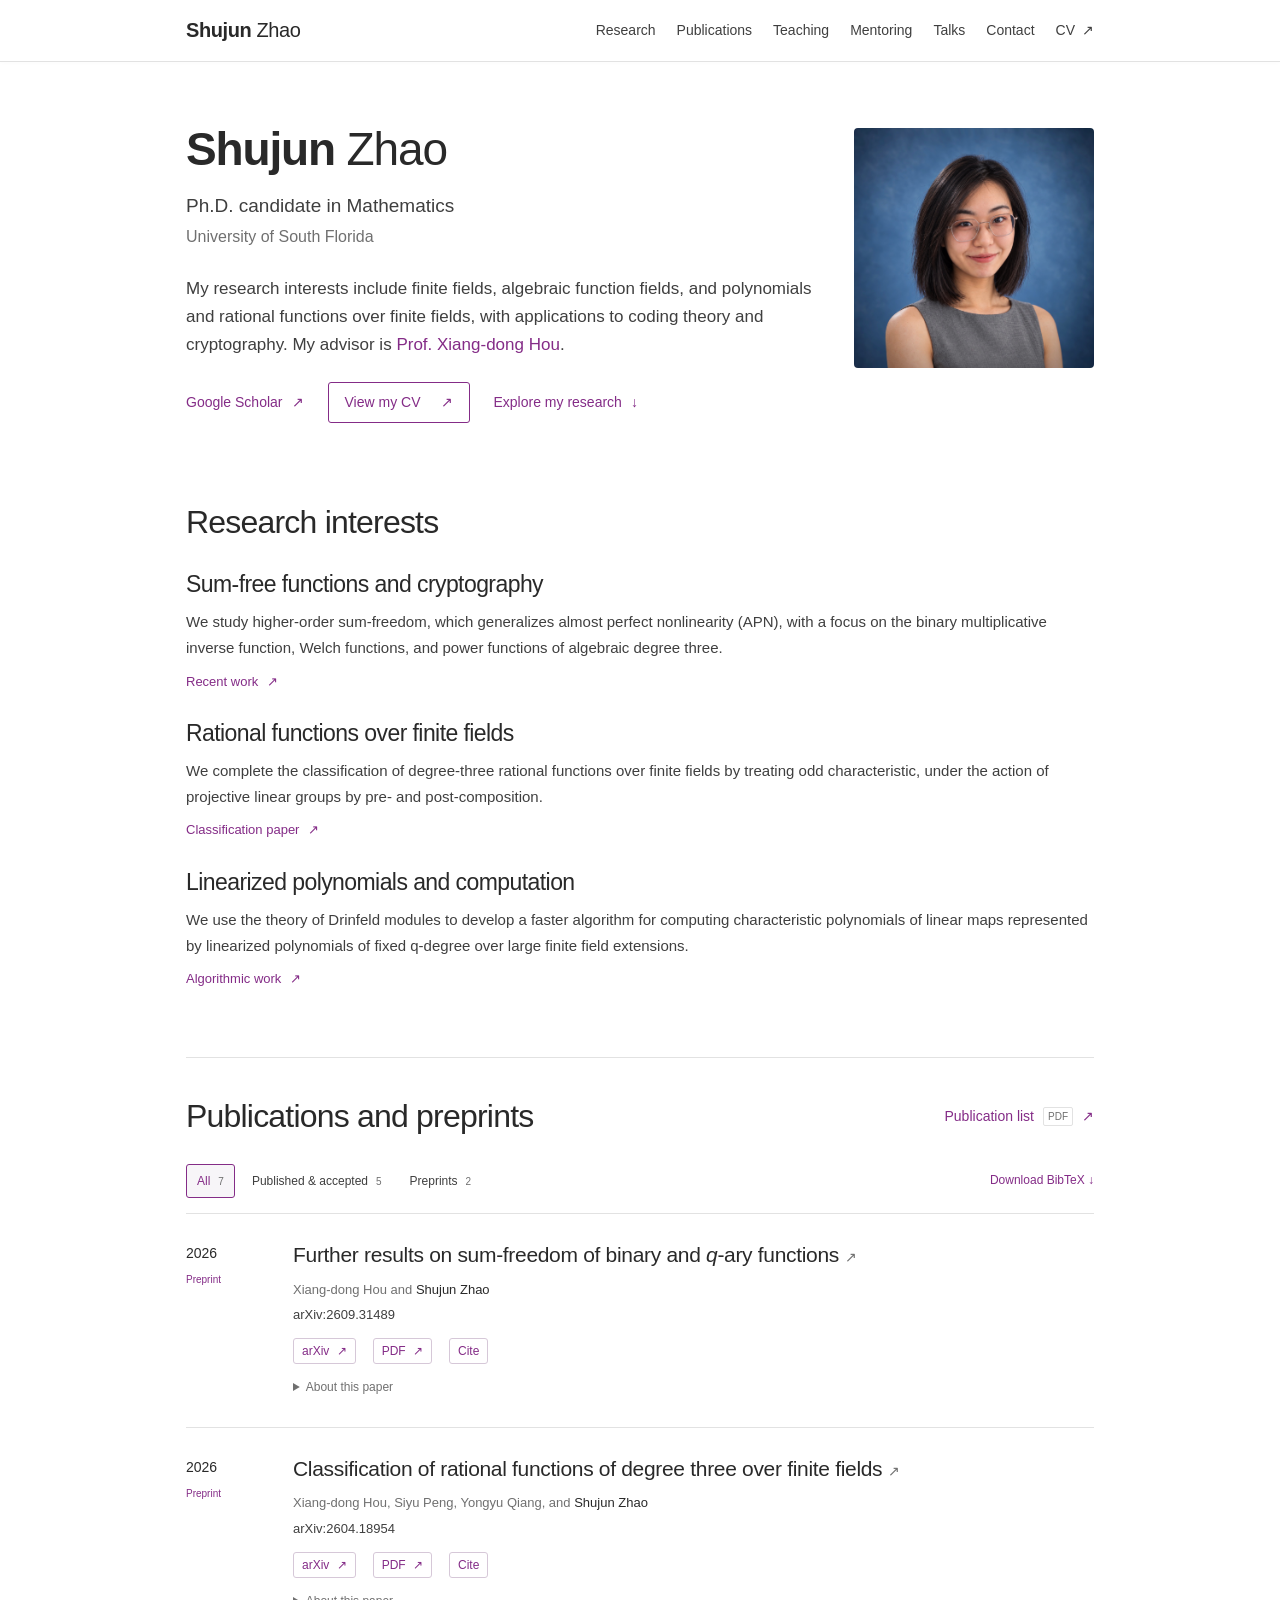
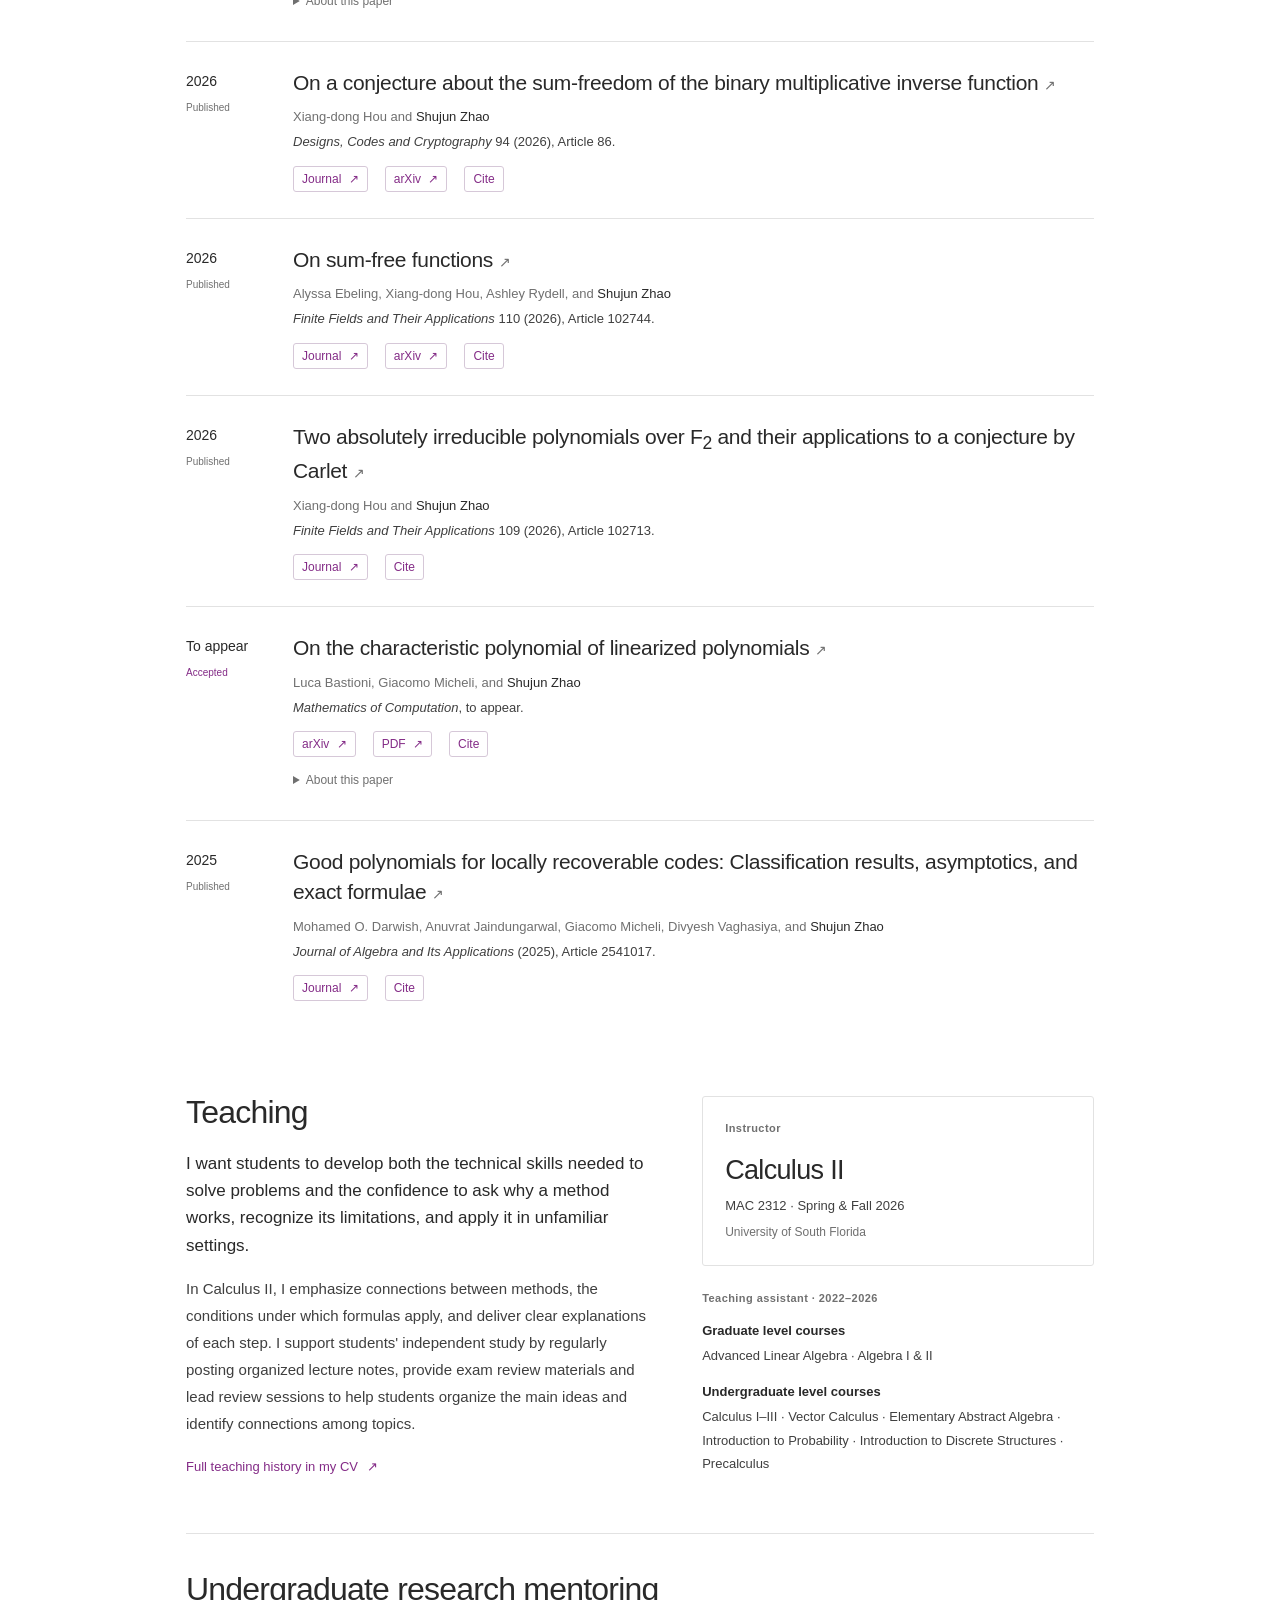
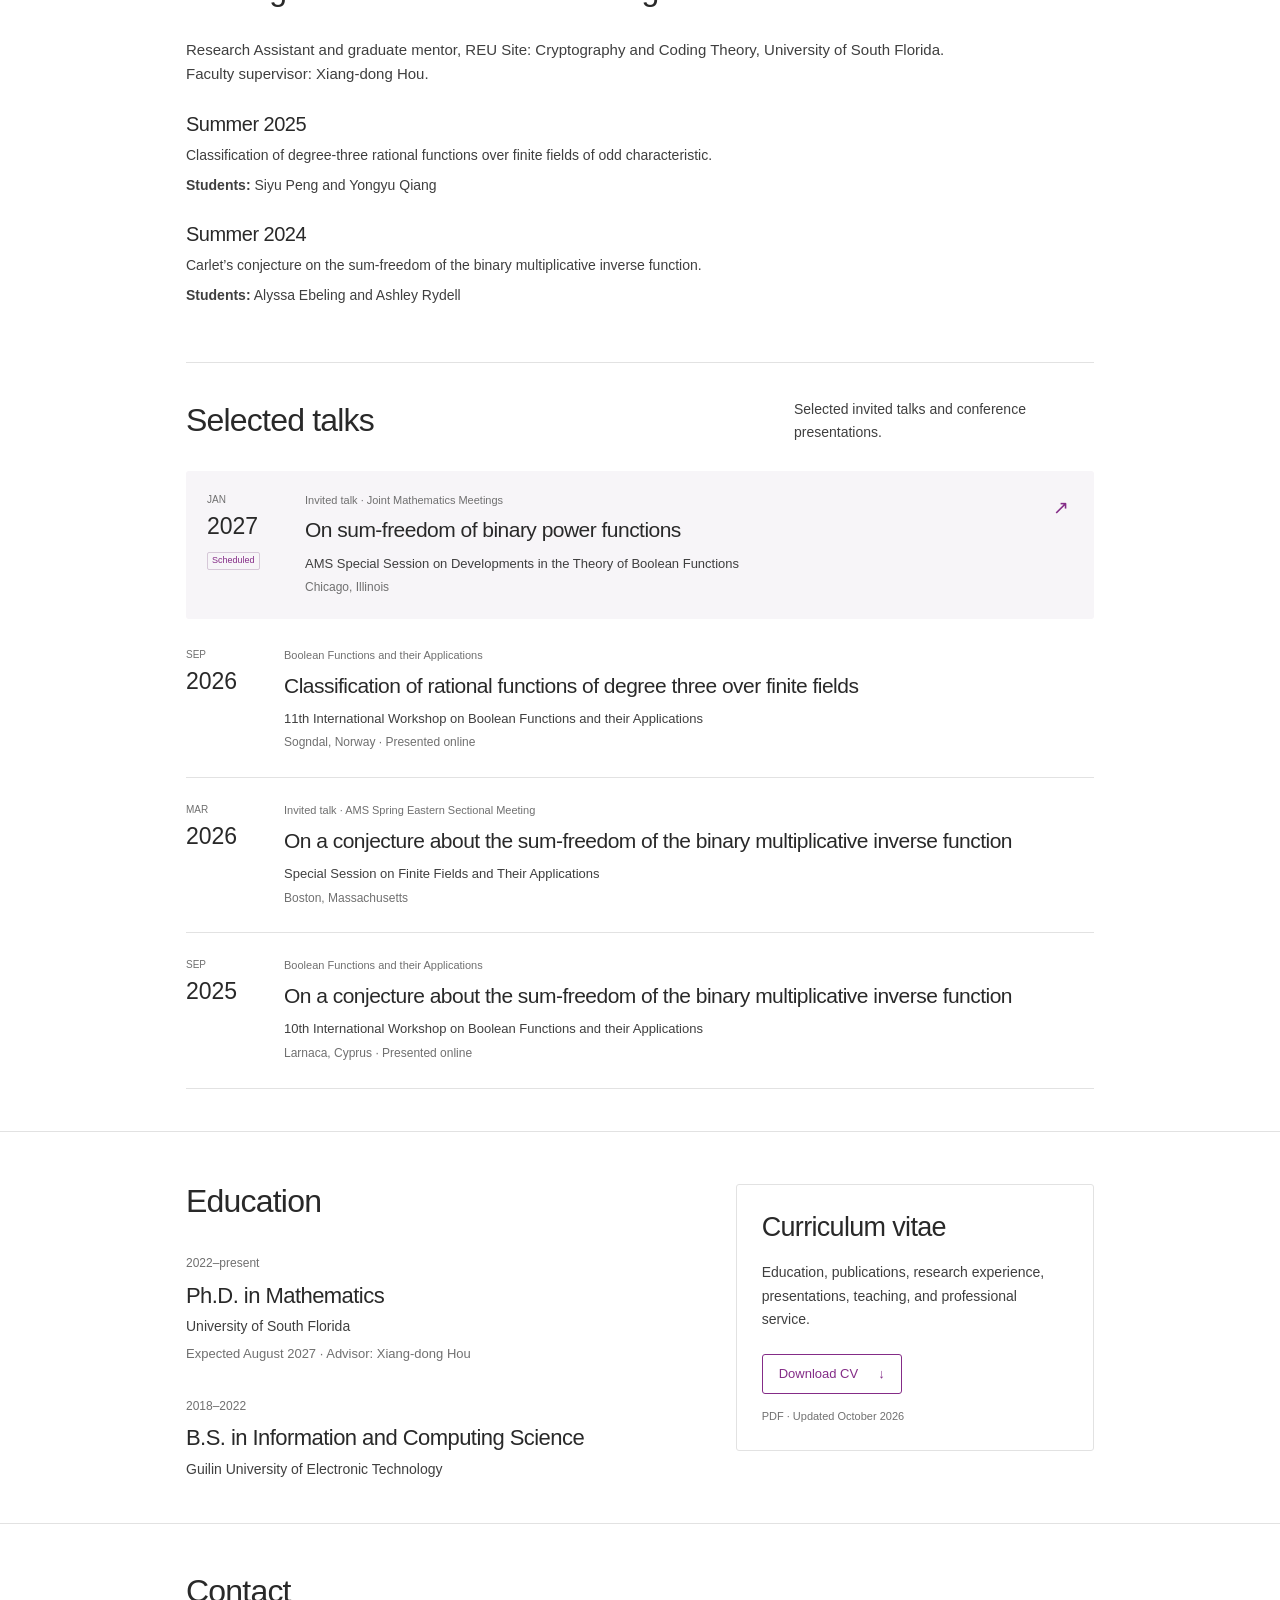
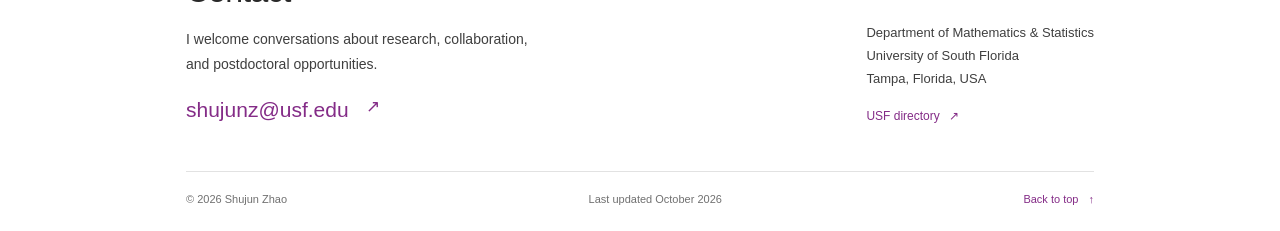
<file: index.html>
<!doctype html>
<html lang="en">
<head>
  <meta charset="utf-8">
  <meta name="viewport" content="width=device-width, initial-scale=1">
  <title>Shujun Zhao | Mathematics</title>
  <meta name="description" content="Shujun Zhao is a Ph.D. candidate in mathematics at the University of South Florida. Research in finite fields, algebra, coding theory, and cryptography.">
  <meta name="theme-color" content="#182f42">
  <meta property="og:title" content="Shujun Zhao | Mathematics">
  <meta property="og:description" content="Research, publications, and teaching. Ph.D. candidate at the University of South Florida, graduating August 2027.">
  <meta property="og:type" content="website">
  <link rel="icon" type="image/svg+xml" href="assets/favicon.svg">
  <link rel="stylesheet" href="styles.css">
  <script src="publications.js" defer></script>
  <script src="script.js" defer></script>
  <script type="application/ld+json">{"@context":"https://schema.org","@type":"Person","name":"Shujun Zhao","jobTitle":"Ph.D. candidate in Mathematics","affiliation":{"@type":"CollegeOrUniversity","name":"University of South Florida"},"email":"mailto:shujunz@usf.edu","knowsAbout":["Finite fields","Algebra","Coding theory","Cryptography","Drinfeld modules"]}</script>
</head>
<body>
  <a class="skip-link" href="#main">Skip to content</a>
  <header class="site-header">
    <div class="header-inner">
      <a class="wordmark" href="#home" aria-label="Shujun Zhao home"><span class="wordmark-name"><strong>Shujun</strong> Zhao</span></a>
      <button class="menu-toggle" aria-expanded="false" aria-controls="navigation">Menu <span aria-hidden="true">☰</span></button>
      <nav id="navigation" aria-label="Main navigation">
        <a href="#research">Research</a><a href="#publications">Publications</a><a href="#teaching">Teaching</a><a href="#mentoring">Mentoring</a><a href="#talks">Talks</a><a href="#contact">Contact</a>
        <a class="nav-cv" href="assets/Shujun_Zhao_CV.pdf" target="_blank" rel="noopener">CV <span aria-hidden="true">↗</span><span class="sr-only"> (PDF, opens in a new tab)</span></a>
      </nav>
    </div>
  </header>

  <main id="main">
    <section id="home" class="hero wrap" aria-labelledby="name">
      <div class="hero-copy">
        <p class="eyebrow"><span class="small-line" aria-hidden="true"></span> Algebra &amp; finite fields</p>
        <h1 id="name"><strong>Shujun</strong> Zhao</h1>
        <p class="role">Ph.D. candidate in Mathematics</p>
        <p class="affiliation">University of South Florida</p>
        <p class="hero-intro">My research interests include finite fields, algebraic function fields, and polynomials and rational functions over finite fields, with applications to coding theory and cryptography. My advisor is <a href="https://www.usf.edu/arts-sciences/departments/mathematics-statistics/people/faculty/xiang-dong-hou.aspx" target="_blank" rel="noopener">Prof. Xiang-dong Hou</a>.</p>
        <div class="hero-actions"><a class="text-link" href="https://scholar.google.com/citations?user=v4Exvq0AAAAJ&amp;hl=en" target="_blank" rel="noopener">Google Scholar <span aria-hidden="true">↗</span></a><a class="button primary" href="assets/Shujun_Zhao_CV.pdf" target="_blank" rel="noopener">View my CV <span aria-hidden="true">↗</span><span class="sr-only"> (PDF, opens in a new tab)</span></a><a class="text-link" href="#research">Explore my research <span aria-hidden="true">↓</span></a></div>
      </div>
      <figure class="hero-portrait"><img src="assets/Shujun_Zhao_Portrait.jpeg" alt="Portrait of Shujun Zhao" width="1121" height="1121" fetchpriority="high"></figure>
    </section>


    <section id="research" class="section wrap" aria-labelledby="research-title">
      <div class="section-heading"><div><h2 id="research-title">Research interests</h2></div></div>
      <div class="research-grid">
        <article class="research-item"><span class="research-number">I.</span><h3>Sum-free functions and cryptography</h3><p>We study higher-order sum-freedom, which generalizes almost perfect nonlinearity (APN), with a focus on the binary multiplicative inverse function, Welch functions, and power functions of algebraic degree three.</p><a class="text-link" href="#paper-further">Recent work <span aria-hidden="true">↗</span></a></article>
        <article class="research-item"><span class="research-number">II.</span><h3>Rational functions over finite fields</h3><p>We complete the classification of degree-three rational functions over finite fields by treating odd characteristic, under the action of projective linear groups by pre- and post-composition.</p><a class="text-link" href="#paper-rational">Classification paper <span aria-hidden="true">↗</span></a></article>
        <article class="research-item"><span class="research-number">III.</span><h3>Linearized polynomials and computation</h3><p>We use the theory of Drinfeld modules to develop a faster algorithm for computing characteristic polynomials of linear maps represented by linearized polynomials of fixed q-degree over large finite field extensions.</p><a class="text-link" href="#paper-linearized">Algorithmic work <span aria-hidden="true">↗</span></a></article>
      </div>
    </section>

    <section id="publications" class="publications-section" aria-labelledby="publications-title"><div class="wrap section">
      <div class="section-heading"><div><h2 id="publications-title">Publications and preprints</h2></div><a class="text-link" href="assets/Shujun_Zhao_Publications.pdf" target="_blank" rel="noopener">Publication list <span class="file-type">PDF</span> <span aria-hidden="true">↗</span><span class="sr-only"> (opens in a new tab)</span></a></div>
      <div class="publication-controls"><div class="filters" role="group" aria-label="Filter publications"><button data-filter="all" aria-pressed="true">All <span>7</span></button><button data-filter="published" aria-pressed="false">Published &amp; accepted <span>5</span></button><button data-filter="preprint" aria-pressed="false">Preprints <span>2</span></button></div><a class="bib-download" href="assets/publications.bib" download>Download BibTeX <span aria-hidden="true">↓</span></a></div>
      <p class="sr-only" id="publication-status" aria-live="polite">Showing all 7 papers.</p>
      <div class="publication-list">
        <article class="paper" id="paper-further" data-category="preprint"><div class="paper-meta"><span class="paper-year">2026</span><span class="paper-status preprint">Preprint</span></div><div class="paper-content"><h3><a href="https://arxiv.org/abs/2609.31489" target="_blank" rel="noopener">Further results on sum-freedom of binary and <i>q</i>-ary functions <span aria-hidden="true">↗</span></a></h3><p class="authors">Xiang-dong Hou and <strong>Shujun Zhao</strong></p><p class="venue">arXiv:2609.31489</p><div class="paper-actions"><a href="https://arxiv.org/abs/2609.31489" target="_blank" rel="noopener">arXiv <span aria-hidden="true">↗</span></a><a href="https://arxiv.org/pdf/2609.31489" target="_blank" rel="noopener">PDF <span aria-hidden="true">↗</span></a><button data-cite="further" aria-haspopup="dialog" aria-label="Cite Further results on sum-freedom">Cite</button></div><details><summary>About this paper</summary><p>We extend results on sum-free functions to the <i>q</i>-ary setting, give a coding-theoretic characterization, and study third-order sum-freedom for Welch functions and power functions of algebraic degree three.</p></details></div></article>
        <article class="paper" id="paper-rational" data-category="preprint"><div class="paper-meta"><span class="paper-year">2026</span><span class="paper-status preprint">Preprint</span></div><div class="paper-content"><h3><a href="https://arxiv.org/abs/2604.18954" target="_blank" rel="noopener">Classification of rational functions of degree three over finite fields <span aria-hidden="true">↗</span></a></h3><p class="authors">Xiang-dong Hou, Siyu Peng, Yongyu Qiang, and <strong>Shujun Zhao</strong></p><p class="venue">arXiv:2604.18954</p><div class="paper-actions"><a href="https://arxiv.org/abs/2604.18954" target="_blank" rel="noopener">arXiv <span aria-hidden="true">↗</span></a><a href="https://arxiv.org/pdf/2604.18954" target="_blank" rel="noopener">PDF <span aria-hidden="true">↗</span></a><button data-cite="rational" aria-haspopup="dialog" aria-label="Cite Classification of rational functions">Cite</button></div><details><summary>About this paper</summary><p>We classify degree-three rational functions over finite fields of odd characteristic up to PGL-equivalence. The classification uses value frequencies, ramification points, and an explicit count of equivalence classes.</p></details></div></article>
        <article class="paper" id="paper-conjecture" data-category="published"><div class="paper-meta"><span class="paper-year">2026</span><span class="paper-status">Published</span></div><div class="paper-content"><h3><a href="https://doi.org/10.1007/s10623-026-01819-9" target="_blank" rel="noopener">On a conjecture about the sum-freedom of the binary multiplicative inverse function <span aria-hidden="true">↗</span></a></h3><p class="authors">Xiang-dong Hou and <strong>Shujun Zhao</strong></p><p class="venue"><i>Designs, Codes and Cryptography</i> 94 (2026), Article 86.</p><div class="paper-actions"><a href="https://doi.org/10.1007/s10623-026-01819-9" target="_blank" rel="noopener">Journal <span aria-hidden="true">↗</span></a><a href="https://arxiv.org/abs/2504.21805" target="_blank" rel="noopener">arXiv <span aria-hidden="true">↗</span></a><button data-cite="conjecture" aria-haspopup="dialog" aria-label="Cite On a conjecture about sum-freedom">Cite</button></div></div></article>
        <article class="paper" id="paper-sum-free" data-category="published"><div class="paper-meta"><span class="paper-year">2026</span><span class="paper-status">Published</span></div><div class="paper-content"><h3><a href="https://doi.org/10.1016/j.ffa.2025.102744" target="_blank" rel="noopener">On sum-free functions <span aria-hidden="true">↗</span></a></h3><p class="authors">Alyssa Ebeling, Xiang-dong Hou, Ashley Rydell, and <strong>Shujun Zhao</strong></p><p class="venue"><i>Finite Fields and Their Applications</i> 110 (2026), Article 102744.</p><div class="paper-actions"><a href="https://doi.org/10.1016/j.ffa.2025.102744" target="_blank" rel="noopener">Journal <span aria-hidden="true">↗</span></a><a href="https://arxiv.org/abs/2410.10426" target="_blank" rel="noopener">arXiv <span aria-hidden="true">↗</span></a><button data-cite="sumfree" aria-haspopup="dialog" aria-label="Cite On sum-free functions">Cite</button></div></div></article>
        <article class="paper" id="paper-polynomials" data-category="published"><div class="paper-meta"><span class="paper-year">2026</span><span class="paper-status">Published</span></div><div class="paper-content"><h3><a href="https://doi.org/10.1016/j.ffa.2025.102713" target="_blank" rel="noopener">Two absolutely irreducible polynomials over F<sub>2</sub> and their applications to a conjecture by Carlet <span aria-hidden="true">↗</span></a></h3><p class="authors">Xiang-dong Hou and <strong>Shujun Zhao</strong></p><p class="venue"><i>Finite Fields and Their Applications</i> 109 (2026), Article 102713.</p><div class="paper-actions"><a href="https://doi.org/10.1016/j.ffa.2025.102713" target="_blank" rel="noopener">Journal <span aria-hidden="true">↗</span></a><button data-cite="polynomials" aria-haspopup="dialog" aria-label="Cite Two absolutely irreducible polynomials">Cite</button></div></div></article>
        <article class="paper" id="paper-linearized" data-category="published"><div class="paper-meta"><span class="paper-year">To appear</span><span class="paper-status accepted">Accepted</span></div><div class="paper-content"><h3><a href="https://arxiv.org/abs/2506.16937" target="_blank" rel="noopener">On the characteristic polynomial of linearized polynomials <span aria-hidden="true">↗</span></a></h3><p class="authors">Luca Bastioni, Giacomo Micheli, and <strong>Shujun Zhao</strong></p><p class="venue"><i>Mathematics of Computation</i>, to appear.</p><div class="paper-actions"><a href="https://arxiv.org/abs/2506.16937" target="_blank" rel="noopener">arXiv <span aria-hidden="true">↗</span></a><a href="https://arxiv.org/pdf/2506.16937" target="_blank" rel="noopener">PDF <span aria-hidden="true">↗</span></a><button data-cite="linearized" aria-haspopup="dialog" aria-label="Cite On the characteristic polynomial">Cite</button></div><details><summary>About this paper</summary><p>We give an algorithm for computing the characteristic polynomial of a linearized polynomial over a large finite field extension, with complexity quasi-linear in the extension degree when the coefficient field and the polynomial's <i>q</i>-degree are fixed.</p></details></div></article>
        <article class="paper" id="paper-codes" data-category="published"><div class="paper-meta"><span class="paper-year">2025</span><span class="paper-status">Published</span></div><div class="paper-content"><h3><a href="https://doi.org/10.1142/S0219498825410178" target="_blank" rel="noopener">Good polynomials for locally recoverable codes: Classification results, asymptotics, and exact formulae <span aria-hidden="true">↗</span></a></h3><p class="authors">Mohamed O. Darwish, Anuvrat Jaindungarwal, Giacomo Micheli, Divyesh Vaghasiya, and <strong>Shujun Zhao</strong></p><p class="venue"><i>Journal of Algebra and Its Applications</i> (2025), Article 2541017.</p><div class="paper-actions"><a href="https://doi.org/10.1142/S0219498825410178" target="_blank" rel="noopener">Journal <span aria-hidden="true">↗</span></a><button data-cite="codes" aria-haspopup="dialog" aria-label="Cite Good polynomials for locally recoverable codes">Cite</button></div></div></article>
      </div>
    </div></section>

    <section id="teaching" class="section wrap teaching-section" aria-labelledby="teaching-title">
      <div class="teaching-copy"><h2 id="teaching-title">Teaching</h2><p class="teaching-lead">I want students to develop both the technical skills needed to solve problems and the confidence to ask why a method works, recognize its limitations, and apply it in unfamiliar settings.</p><p>In Calculus II, I emphasize connections between methods, the conditions under which formulas apply, and deliver clear explanations of each step. I support students' independent study by regularly posting organized lecture notes, provide exam review materials and lead review sessions to help students organize the main ideas and identify connections among topics. </p><a class="text-link" href="assets/Shujun_Zhao_CV.pdf" target="_blank" rel="noopener">Full teaching history in my CV <span aria-hidden="true">↗</span></a></div>
      <div class="teaching-record"><div class="instructor-record"><div class="record-topline"><span class="eyebrow">Instructor</span></div><h3>Calculus II</h3><p>MAC 2312 · Spring &amp; Fall 2026</p><p class="record-affiliation">University of South Florida</p></div><div class="ta-record"><p class="eyebrow">Teaching assistant · 2022–2026</p><div class="course-group"><h4>Graduate level courses</h4><p>Advanced Linear Algebra · Algebra I &amp; II</p></div><div class="course-group"><h4>Undergraduate level courses</h4><p>Calculus I–III · Vector Calculus · Elementary Abstract Algebra · Introduction to Probability · Introduction to Discrete Structures · Precalculus</p></div></div></div>
    </section>

<section id="mentoring" class="section wrap mentoring-section" aria-labelledby="mentoring-title">
<div class="reu-mentoring">
<div class="section-heading">
<h2 id="mentoring-title">Undergraduate research mentoring</h2>
</div>
<p>Research Assistant and graduate mentor, REU Site: Cryptography and Coding Theory, University of South Florida. Faculty supervisor: Xiang-dong Hou.</p>
<article>
<h3>Summer 2025</h3>
<p>Classification of degree-three rational functions over finite fields of odd characteristic.</p>
<p class="mentoring-students"><strong>Students:</strong> Siyu Peng and Yongyu Qiang</p>
</article>
<article>
<h3>Summer 2024</h3>
<p>Carlet’s conjecture on the sum-freedom of the binary multiplicative inverse function.</p>
<p class="mentoring-students"><strong>Students:</strong> Alyssa Ebeling and Ashley Rydell</p>
</article>
</div>
</section>

    <section id="talks" class="section wrap talks-section" aria-labelledby="talks-title">
      <div class="section-heading"><div><h2 id="talks-title">Selected talks</h2></div><p class="section-intro">Selected invited talks and conference presentations.</p></div>
      <div class="talk-list">
        <article class="talk upcoming"><div class="talk-date"><span>JAN</span><strong>2027</strong><span class="upcoming-label">Scheduled</span></div><div><p class="talk-type">Invited talk · Joint Mathematics Meetings</p><h3>On sum-freedom of binary power functions</h3><p>AMS Special Session on Developments in the Theory of Boolean Functions</p><p class="location">Chicago, Illinois</p></div><span class="talk-symbol" aria-hidden="true">↗</span></article>
        <article class="talk"><div class="talk-date"><span>SEP</span><strong>2026</strong></div><div><p class="talk-type">Boolean Functions and their Applications</p><h3>Classification of rational functions of degree three over finite fields</h3><p>11th International Workshop on Boolean Functions and their Applications</p><p class="location">Sogndal, Norway · Presented online</p></div></article>
        <article class="talk"><div class="talk-date"><span>MAR</span><strong>2026</strong></div><div><p class="talk-type">Invited talk · AMS Spring Eastern Sectional Meeting</p><h3>On a conjecture about the sum-freedom of the binary multiplicative inverse function</h3><p>Special Session on Finite Fields and Their Applications</p><p class="location">Boston, Massachusetts</p></div></article>
        <article class="talk"><div class="talk-date"><span>SEP</span><strong>2025</strong></div><div><p class="talk-type">Boolean Functions and their Applications</p><h3>On a conjecture about the sum-freedom of the binary multiplicative inverse function</h3><p>10th International Workshop on Boolean Functions and their Applications</p><p class="location">Larnaca, Cyprus · Presented online</p></div></article>
      </div>
    </section>

    <section id="background" class="background-section"><div class="section wrap background-grid"><div><h2>Education</h2><div class="education-entry"><span>2022–present</span><h3>Ph.D. in Mathematics</h3><p>University of South Florida</p><p class="muted">Expected August 2027 · Advisor: Xiang-dong Hou</p></div><div class="education-entry"><span>2018–2022</span><h3>B.S. in Information and Computing Science</h3><p>Guilin University of Electronic Technology</p></div></div><div class="cv-panel"><span class="cv-label">Curriculum vitae</span><h3>Curriculum vitae</h3><p>Education, publications, research experience, presentations, teaching, and professional service.</p><a class="button primary" href="assets/Shujun_Zhao_CV.pdf" download="Shujun_Zhao_CV.pdf">Download CV <span aria-hidden="true">↓</span></a><span class="cv-update">PDF · Updated October 2026</span></div></div></section>

    <section id="contact" class="contact-section wrap" aria-labelledby="contact-title"><div><h2 id="contact-title">Contact</h2><p>I welcome conversations about research, collaboration,<br class="desktop-break"> and postdoctoral opportunities.</p><a class="email-link" href="mailto:shujunz@usf.edu">shujunz@usf.edu <span aria-hidden="true">↗</span></a></div><div class="contact-affiliation"><p>Department of Mathematics &amp; Statistics<br>University of South Florida<br>Tampa, Florida, USA</p><a class="text-link" href="https://www.usf.edu/arts-sciences/departments/mathematics-statistics/people/gradta/szhao.aspx" target="_blank" rel="noopener">USF directory <span aria-hidden="true">↗</span></a></div></section>
  </main>
  <footer class="site-footer wrap"><p>© 2026 Shujun Zhao</p><p>Last updated October 2026</p><a href="#home">Back to top <span aria-hidden="true">↑</span></a></footer>
  <dialog id="citation-dialog" aria-labelledby="citation-heading"><div class="dialog-top"><div><p class="eyebrow">Reference</p><h2 id="citation-heading">BibTeX citation</h2></div><button class="close-dialog" aria-label="Close citation dialog">×</button></div><p id="citation-paper"></p><pre><code id="citation-code"></code></pre><div class="citation-footer"><span id="copy-status" role="status"></span><button id="copy-citation" class="button primary">Copy citation <span aria-hidden="true">⧉</span></button></div></dialog>
</body>
</html>
</file>
<file: styles.css>
@charset "UTF-8";
:root{--paper:#fff;--ink:#292929;--body:#3f3f3f;--muted:#707070;--line:#e2e2e2;--accent:#842c87;--tint:#f7f5f8;--sans:Arial,Helvetica,sans-serif}
*{box-sizing:border-box}html{scroll-behavior:smooth;scroll-padding-top:90px}body{margin:0;background:var(--paper);color:var(--ink);font:16px/1.65 var(--sans);-webkit-font-smoothing:antialiased}a{color:var(--accent);text-decoration:none}a:hover{text-decoration:underline}button{font:inherit;cursor:pointer}a,button,summary{touch-action:manipulation}a:focus-visible,button:focus-visible,summary:focus-visible{outline:2px solid var(--accent);outline-offset:4px}p,h1,h2,h3,h4,figure{margin:0}h1,h2,h3{font-weight:400;line-height:1.3;letter-spacing:-.025em}h1{font-size:46px}h1 strong{font-weight:600}h2{font-size:32px}h3{font-size:24px}p{color:var(--body)}[hidden]{display:none!important}.wrap{max-width:980px;margin-inline:auto;padding-inline:36px}.sr-only{position:absolute;width:1px;height:1px;margin:-1px;padding:0;overflow:hidden;clip:rect(0,0,0,0);white-space:nowrap;border:0}.skip-link{position:fixed;top:-80px;left:20px;background:var(--ink);color:#fff;padding:10px 18px;z-index:100}.skip-link:focus{top:10px}.eyebrow{font-size:12px;font-weight:600;letter-spacing:.04em;color:var(--muted)}.text-link{display:inline-flex;align-items:center;gap:9px;font-size:14px;line-height:1.5}.button{display:inline-flex;align-items:center;justify-content:center;gap:20px;padding:9px 16px;font-size:14px;line-height:1.5;border:1px solid var(--accent);border-radius:3px;color:var(--accent);background:#fff}.button:hover{color:#fff;background:var(--accent);text-decoration:none}.muted{color:var(--muted)}
.site-header{position:sticky;top:0;z-index:20;background:rgba(255,255,255,.98);border-bottom:1px solid var(--line);box-shadow:0 1px 4px #00000005}.header-inner{max-width:980px;margin:auto;padding:14px 36px;display:flex;align-items:center;justify-content:space-between;gap:25px}.wordmark{color:var(--ink);flex-shrink:0;font-size:20px;letter-spacing:-.02em}.wordmark:hover{text-decoration:none}.wordmark-name strong{font-weight:600}nav{display:flex;gap:21px;align-items:center}nav>a{font-size:14px;color:var(--body)}nav>a[aria-current='location']{color:var(--accent)}.nav-cv{display:flex;align-items:center;gap:7px}.menu-toggle{display:none;border:0;background:none;color:var(--body);padding:8px}
.hero{padding-top:58px;padding-bottom:30px}.hero-copy>.eyebrow{display:none}.role{font-size:19px;margin-top:10px}.affiliation{font-size:16px;margin-top:3px;color:var(--muted)}.hero-intro{font-size:17px;margin-top:24px;max-width:800px}.hero-bio{font-size:16px;margin-top:15px;max-width:800px}.hero-actions{display:flex;gap:24px;align-items:center;margin-top:23px}.job-note{position:relative;padding-top:17px;padding-bottom:17px;display:flex;align-items:center;gap:12px;font-size:13px}.job-note::before,.job-note::after{content:'';position:absolute;left:36px;right:36px;height:1px;background:var(--line)}.job-note::before{top:0}.job-note::after{bottom:0}.job-note strong{font-weight:600;color:var(--ink)}.job-note p>span{display:block;color:var(--muted)}.job-note>a{margin-left:auto;white-space:nowrap;font-size:13px}.status-dot{width:5px;height:5px;border-radius:50%;background:var(--accent);flex-shrink:0}
.section{padding-top:49px;padding-bottom:42px}.section-heading{display:flex;align-items:center;justify-content:space-between;gap:28px;margin-bottom:27px}.section-heading .section-intro{max-width:355px;font-size:15px;line-height:1.65}.research-grid{display:flex;flex-direction:column;gap:25px}.research-item{display:block}.research-number{display:none}.research-item h3{font-size:23px}.research-item p{margin-top:9px;font-size:15px;line-height:1.75}.research-item .text-link{margin-top:10px;font-size:13px}.publications-section{background:#fff}.publications-section>.section{padding-top:23px}.publications-section .section-heading{border-top:1px solid var(--line);padding-top:38px}.file-type{font-size:10px;color:var(--muted);border:1px solid var(--line);padding:1px 4px;border-radius:2px}.publication-controls{display:flex;align-items:center;justify-content:space-between;gap:18px;border-bottom:1px solid var(--line);padding-bottom:15px}.filters{display:flex;gap:6px;flex-wrap:wrap}.filters button{color:var(--body);border:1px solid transparent;background:none;border-radius:3px;padding:7px 10px;display:flex;gap:8px;align-items:center;font-size:12px;line-height:1.5}.filters button span{font-size:10px;color:var(--muted)}.filters button[aria-pressed=true]{color:var(--accent);border-color:var(--accent);background:var(--tint)}.filters button:hover{background:var(--tint)}.bib-download{font-size:12px;white-space:nowrap}.paper{display:grid;grid-template-columns:85px minmax(0,1fr);gap:22px;border-bottom:1px solid var(--line);padding-block:26px;scroll-margin-top:100px}.paper:last-child{border-bottom:0;padding-bottom:0}.paper-meta{display:flex;flex-direction:column;gap:7px;align-items:start;padding-top:2px}.paper-year{font-size:14px}.paper-status{font-size:10px;color:var(--muted)}.paper-status.preprint,.paper-status.accepted{color:var(--accent)}.paper h3{font-size:21px;line-height:1.45;letter-spacing:-.015em}.paper h3 a{color:var(--ink)}.paper h3 a:hover{color:var(--accent)}.paper h3 a>span{font-size:14px;color:var(--muted)}.authors{font-size:13px;color:var(--muted);margin-top:8px;line-height:1.7}.authors strong{font-weight:500;color:var(--ink)}.venue{font-size:13px;margin-top:3px}.paper-actions{display:flex;gap:17px;align-items:center;margin-top:13px}.paper-actions a,.paper-actions button{font-size:12px;color:var(--accent);line-height:1.5;padding:3px 8px;border:1px solid #d6c8d8;border-radius:3px;background:#fff}.paper-actions a:hover,.paper-actions button:hover{background:var(--tint);text-decoration:none}.paper-actions span{margin-left:4px}.paper details{margin-top:11px}.paper summary{font-size:12px;color:var(--muted);cursor:pointer;width:fit-content;padding-block:3px}.paper details p{font-size:14px;line-height:1.75;border-left:2px solid var(--line);padding:9px 15px;margin-top:7px}.paper:target .paper-content{animation:highlight 1.5s ease-out}@keyframes highlight{from{background:#f2eaf5}to{background:#fff}}
.teaching-section{display:grid;grid-template-columns:1.2fr 1fr;gap:46px}.teaching-copy>p{font-size:15px;line-height:1.8;margin-top:16px}.teaching-copy .teaching-lead{font-size:17px;color:var(--ink);line-height:1.6}.teaching-copy .text-link{margin-top:20px;font-size:13px}.teaching-record{padding-top:4px}.instructor-record{border:1px solid var(--line);border-radius:3px;padding:22px}.record-topline{display:flex;justify-content:space-between;gap:10px;align-items:center;margin-bottom:15px;font-size:12px;color:var(--muted)}.record-topline .eyebrow{font-size:11px}.instructor-record h3{font-size:27px}.instructor-record>p{font-size:13px;margin-top:7px}.instructor-record .record-affiliation{color:var(--muted);font-size:12px}.ta-record{padding-top:23px}.ta-record>.eyebrow{font-size:11px}.course-group{margin-top:13px}.course-group h4{font-weight:600;font-size:13px}.course-group p{font-size:13px;margin-top:3px;line-height:1.8}.talks-section{padding-top:12px}.talks-section .section-heading{border-top:1px solid var(--line);padding-top:35px}.talks-section .section-intro{font-size:14px;max-width:300px}.talk{display:grid;grid-template-columns:75px minmax(0,1fr) 20px;gap:23px;padding-block:24px;border-bottom:1px solid var(--line)}.talk.upcoming{background:var(--tint);padding:21px;border-bottom:0;margin-bottom:4px;border-radius:3px}.talk-date{display:flex;flex-direction:column;align-items:start;line-height:1.5}.talk-date>span:first-child{font-size:10px;color:var(--muted)}.talk-date strong{font-size:23px;font-weight:400;margin-top:2px}.upcoming-label{font-size:9px;border:1px solid #d6c8d8;color:var(--accent);padding:1px 4px;margin-top:9px;border-radius:2px}.talk-type{font-size:11px;color:var(--muted);line-height:1.6;margin-bottom:6px}.talk h3{font-size:21px;line-height:1.4}.talk h3+p{font-size:13px;margin-top:8px}.talk .location{font-size:12px;color:var(--muted);margin-top:4px}.talk-symbol{color:var(--accent);font-size:19px}
.background-section{border-block:1px solid var(--line)}.background-grid{display:grid;grid-template-columns:1.4fr 1fr;gap:48px}.education-entry{margin-top:27px}.education-entry>span{font-size:12px;color:var(--muted)}.education-entry h3{font-size:22px;margin-top:6px}.education-entry p{font-size:14px;margin-top:5px}.education-entry .muted{font-size:13px}.cv-panel{align-self:start;border:1px solid var(--line);padding:25px;border-radius:3px;margin-top:3px}.cv-label{display:none}.cv-panel h3{font-size:27px}.cv-panel p{font-size:14px;line-height:1.7;margin-top:16px}.cv-panel .button{margin-top:22px;font-size:13px}.cv-update{display:block;font-size:11px;color:var(--muted);margin-top:13px}.contact-section{padding-top:47px;padding-bottom:43px;display:flex;align-items:end;justify-content:space-between;gap:40px}.contact-section h2+p{font-size:14px;margin-top:15px;line-height:1.75}.email-link{display:inline-flex;gap:17px;font-size:21px;margin-top:17px}.email-link span{font-size:17px}.contact-affiliation p{font-size:13px;line-height:1.8}.contact-affiliation .text-link{font-size:12px;margin-top:16px}.site-footer{position:relative;display:flex;align-items:center;justify-content:space-between;gap:20px;padding-top:19px;padding-bottom:23px;font-size:11px}.site-footer::before{content:'';position:absolute;top:0;left:36px;right:36px;height:1px;background:var(--line)}.site-footer p{color:var(--muted)}.site-footer a span{margin-left:7px}
 dialog{width:min(680px,calc(100vw - 36px));max-height:85dvh;padding:28px;border:1px solid var(--line);border-radius:4px;background:var(--paper);color:var(--ink);box-shadow:0 20px 80px #00000020}dialog::backdrop{background:#11111166}.dialog-top{display:flex;justify-content:space-between;gap:24px;align-items:start}.dialog-top h2{font-size:28px;margin-top:6px}.dialog-top .eyebrow{font-size:11px}.close-dialog{background:none;border:0;color:var(--body);font-size:28px;line-height:1;padding:0 4px}#citation-paper{font-size:14px;margin-top:17px;line-height:1.6}dialog pre{font-size:12px;line-height:1.75;white-space:pre-wrap;overflow-wrap:anywhere;background:#fafafa;border:1px solid var(--line);padding:17px;margin:19px 0}.citation-footer{display:flex;align-items:center;justify-content:space-between;gap:15px}.citation-footer .button{font-size:12px}#copy-status{font-size:12px;color:var(--accent)}
@media(max-width:800px){.wrap{padding-inline:28px}.header-inner{padding-inline:28px}.wordmark{font-size:18px}nav{gap:15px}nav>a{font-size:12px}.section-heading{gap:25px}.section-heading h2,h2{font-size:29px}.section-heading .section-intro{font-size:14px;max-width:300px}.teaching-section{gap:30px}.background-grid{gap:30px}.job-note::before,.job-note::after,.site-footer::before{left:28px;right:28px}}
@media(max-width:620px){html{scroll-padding-top:80px}.wrap{padding-inline:24px}.header-inner{padding:13px 24px;flex-wrap:wrap;gap:0}.wordmark{font-size:20px}.menu-toggle{display:flex;gap:12px;align-items:center;font-size:12px;padding:7px 0 7px 20px}.menu-toggle span{font-size:16px}nav{display:none;flex-basis:100%;padding-top:18px;padding-bottom:6px;flex-direction:column;align-items:stretch;gap:0}nav.open{display:flex}nav>a{font-size:15px;padding:9px 0;border-bottom:1px solid var(--line)}.nav-cv{border-bottom:0;align-self:start}body.menu-open{overflow:hidden}.hero{padding-top:37px;padding-bottom:26px}h1{font-size:40px}.role{font-size:17px}.affiliation{font-size:15px}.hero-intro{font-size:16px;margin-top:22px}.hero-bio{font-size:15px;line-height:1.8}.hero-actions{gap:20px;flex-wrap:wrap;margin-top:23px}.hero-actions .button,.hero-actions .text-link{font-size:13px}.job-note{align-items:start;gap:10px;padding-block:17px;font-size:12px}.job-note strong{display:block}.job-note>a{display:none}.status-dot{margin-top:7px}.job-note::before,.job-note::after,.site-footer::before{left:24px;right:24px}.section{padding-top:37px;padding-bottom:34px}.section-heading{display:block;margin-bottom:24px}.section-heading .section-intro{max-width:none;margin-top:15px;font-size:15px}.section-heading>.text-link{margin-top:15px;font-size:13px}.research-grid{gap:24px}.research-item h3{font-size:22px}.research-item p{font-size:15px}.research-item .text-link{font-size:13px}.publications-section>.section{padding-top:12px}.publications-section .section-heading{padding-top:29px}.publication-controls{display:block}.filters{gap:3px;justify-content:space-between}.filters button{font-size:10px;padding:7px 7px;gap:5px}.filters button span{font-size:9px}.bib-download{display:inline-block;margin-top:15px;font-size:12px}.paper{display:block;padding-block:23px;scroll-margin-top:90px}.paper-meta{flex-direction:row;gap:12px;align-items:center;margin-bottom:9px;padding-top:0}.paper-year{font-size:13px}.paper-status{border-left:1px solid var(--line);padding-left:12px;font-size:10px}.paper h3{font-size:21px;line-height:1.45}.authors,.venue{font-size:12px}.paper-actions{gap:14px;margin-top:14px}.paper-actions a,.paper-actions button{font-size:12px}.paper details p{font-size:14px}.paper summary{font-size:12px}.teaching-section{display:block}.teaching-copy>p{font-size:15px}.teaching-record{margin-top:27px}.instructor-record{padding:22px}.course-group{display:grid;grid-template-columns:92px 1fr;gap:10px}.course-group p{margin-top:0}.talks-section{padding-top:10px}.talks-section .section-heading{padding-top:28px}.talk{grid-template-columns:53px minmax(0,1fr);gap:17px;padding-block:23px}.talk.upcoming{padding:19px 14px;gap:14px}.talk-date strong{font-size:22px}.upcoming-label{font-size:8px;padding-inline:3px}.talk h3{font-size:20px}.talk-type{font-size:10px}.talk h3+p{font-size:12px}.talk .location{font-size:11px}.talk-symbol{display:none}.background-grid{display:block}.education-entry h3{font-size:21px}.cv-panel{margin-top:29px;padding:23px}.contact-section{display:block;padding-top:36px;padding-bottom:34px}.contact-section h2+p{font-size:14px}.email-link{font-size:22px}.contact-affiliation{margin-top:27px}.contact-affiliation .text-link{font-size:13px}.desktop-break{display:none}.site-footer{font-size:10px;padding-top:18px;padding-bottom:22px;gap:15px;flex-wrap:wrap}.site-footer p:nth-child(2){display:none}dialog{padding:22px}.dialog-top h2{font-size:25px}.citation-footer{align-items:start;flex-direction:column;gap:10px}#copy-status:empty{display:none}}
@media(prefers-reduced-motion:reduce){html{scroll-behavior:auto}*,*::before,*::after{animation:none!important;transition:none!important}}
@media print{.site-header,.job-note,.hero-actions,.filters,.bib-download,.paper-actions,dialog,.menu-toggle,.site-footer a,.cv-panel{display:none!important}.wrap{padding-inline:0;max-width:none}.hero{padding-top:0;padding-bottom:20px}h1{font-size:34px}h2{font-size:24px!important}.section{padding-block:22px}.section-heading{margin-bottom:19px}.paper,.talk{break-inside:avoid}.paper h3{font-size:17px}.paper[hidden]{display:grid!important}.paper details{display:none}.paper{padding-block:16px}body{font-size:12px}.research-item h3{font-size:20px}.section-heading .text-link,.research-item .text-link,.teaching-copy .text-link{display:none}.background-grid{display:block}.contact-section{padding-block:23px}.site-footer{padding-bottom:0}a{color:inherit}}

/* Profile photograph: original image, responsive display. */
.hero{display:grid;grid-template-columns:minmax(0,1fr) 240px;gap:36px;align-items:start}
.hero-portrait{margin:8px 0 0;width:100%;max-width:240px}
.hero-portrait img{display:block;width:100%;height:auto;border-radius:4px}
@media(max-width:800px) and (min-width:621px){.hero{grid-template-columns:minmax(0,1fr) 200px;gap:24px}}
@media(max-width:620px){.hero{display:flex;flex-direction:column;gap:25px}.hero-portrait{order:-1;max-width:200px;margin:0 auto}.hero-copy{width:100%}}
@media print{.hero{display:block}.hero-portrait{display:none}}

/* Independent undergraduate mentoring section. */
.hero-actions{flex-wrap:wrap}
.mentoring-section{padding-top:12px}
.reu-mentoring{border-top:1px solid var(--line);padding-top:35px}
.reu-mentoring>p{font-size:15px;max-width:760px}
.reu-mentoring article{margin-top:24px}
.reu-mentoring article h3{font-size:20px}
.reu-mentoring article p{font-size:14px;margin-top:7px}
.mentoring-students strong{font-weight:600}
@media(max-width:620px){.reu-mentoring{padding-top:28px}}
</file>
